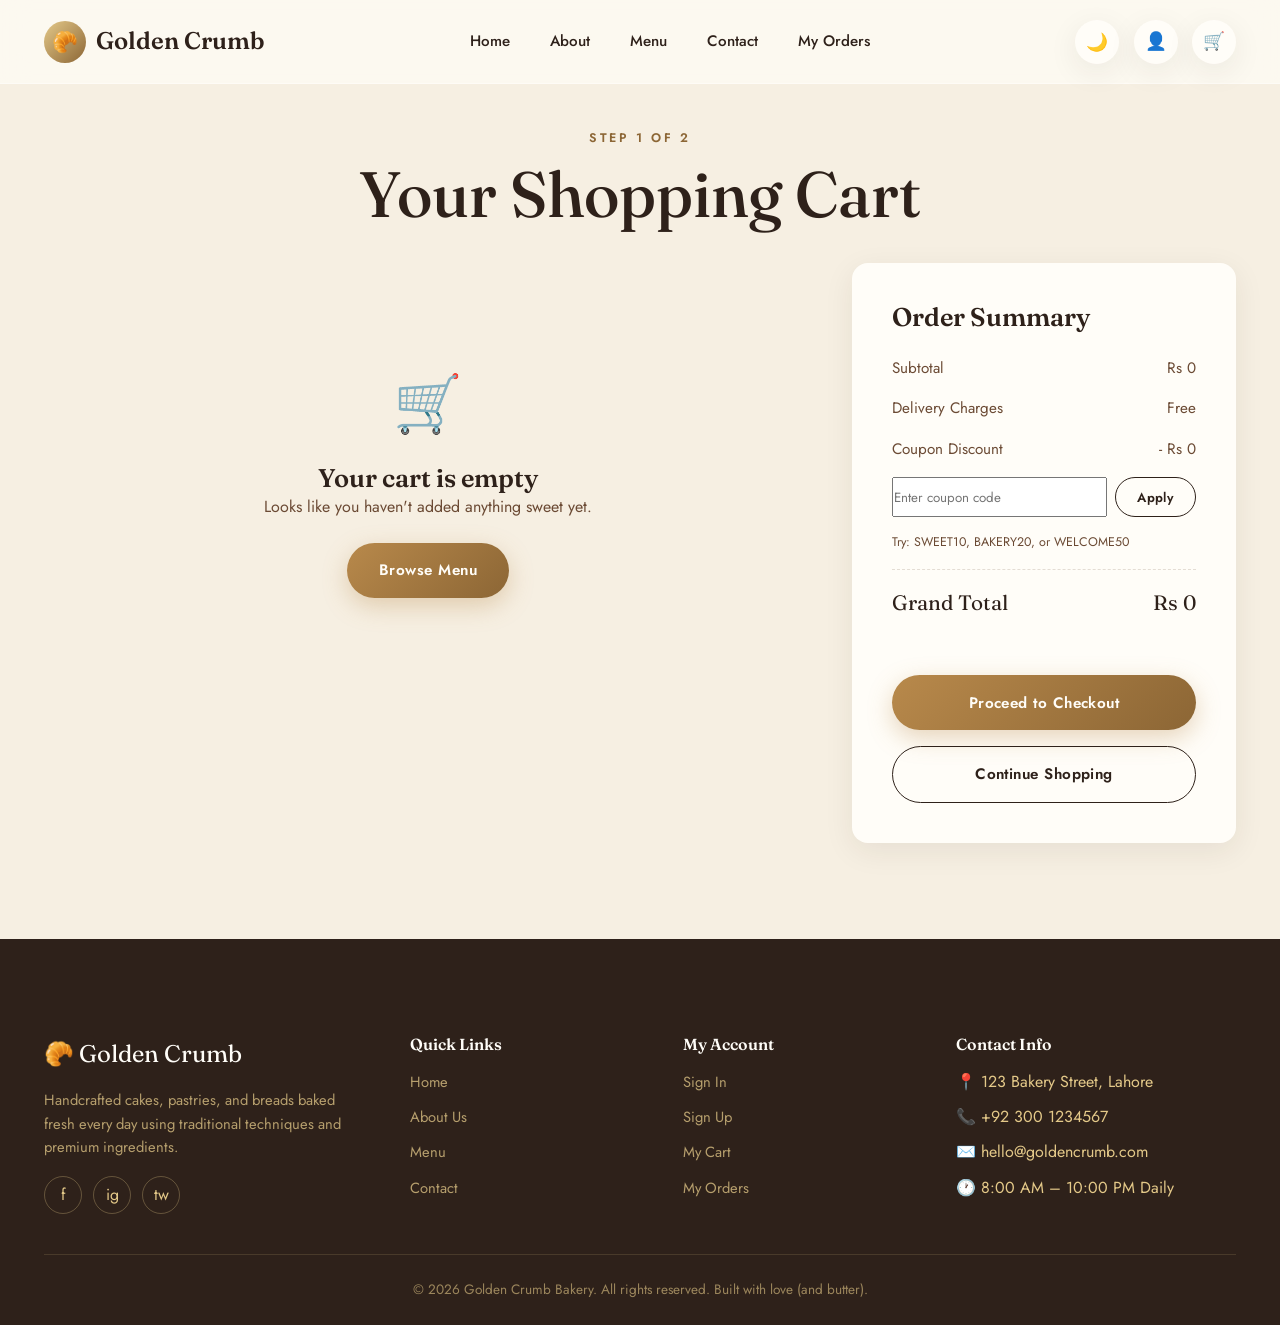
<file: cart.html>
<!DOCTYPE html>
<html lang="en">
<head>
  <meta charset="UTF-8">
  <meta name="viewport" content="width=device-width, initial-scale=1.0">
  <title>Your Cart — Golden Crumb Bakery</title>
  <link rel="stylesheet" href="style.css">
</head>
<body>

  <div class="page-loader">
    <div class="loader-ring"></div>
    <p class="loader-text">Warming up the oven...</p>
  </div>

  <!-- ===================== NAVBAR ===================== -->
  <nav class="navbar">
    <div class="navbar-inner">
      <a href="index.html" class="logo">
        <span class="logo-mark">🥐</span>
        Golden Crumb
      </a>
      <ul class="nav-links">
        <li><a href="index.html">Home</a></li>
        <li><a href="about.html">About</a></li>
        <li><a href="menu.html">Menu</a></li>
        <li><a href="contact.html">Contact</a></li>
        <li><a href="orders.html">My Orders</a></li>
      </ul>
      <div class="nav-actions">
        <button class="btn-icon theme-toggle" title="Toggle Dark Mode">
          <span class="icon-moon">🌙</span>
          <span class="icon-sun">☀️</span>
        </button>
        <a href="signin.html" class="btn-icon" title="Sign In">👤</a>
        <a href="cart.html" class="btn-icon icon-wrap" title="Cart">
          🛒
          <span class="cart-badge">0</span>
        </a>
        <button class="hamburger" aria-label="Menu">
          <span></span><span></span><span></span>
        </button>
      </div>
    </div>
  </nav>

  <!-- ===================== CART PAGE ===================== -->
  <section class="section" style="padding-top: calc(var(--navbar-height) + var(--space-lg));">
    <div class="container">
      <div class="section-heading" style="margin-bottom:2rem;">
        <span class="eyebrow">Step 1 of 2</span>
        <h1>Your Shopping Cart</h1>
      </div>

      <div class="cart-layout">
        <!-- LEFT: Cart Items (rendered by script.js) -->
        <div id="cart-items-wrap"></div>

        <!-- RIGHT: Order Summary -->
        <div class="order-summary">
          <h3 class="mb-md">Order Summary</h3>

          <div class="summary-row">
            <span>Subtotal</span>
            <span id="summary-subtotal">Rs 0</span>
          </div>
          <div class="summary-row">
            <span>Delivery Charges</span>
            <span id="summary-delivery">Rs 0</span>
          </div>
          <div class="summary-row">
            <span>Coupon Discount</span>
            <span id="summary-discount">- Rs 0</span>
          </div>

          <!-- Coupon Code -->
          <div class="coupon-row">
            <input type="text" id="coupon-input" placeholder="Enter coupon code">
            <button class="btn btn-outline btn-sm" id="apply-coupon-btn">Apply</button>
          </div>
          <p id="coupon-success" class="coupon-success"></p>
          <p style="font-size:0.78rem;color:var(--text-secondary);margin-bottom:1rem;">Try: SWEET10, BAKERY20, or WELCOME50</p>

          <div class="summary-row total">
            <span>Grand Total</span>
            <span id="summary-total">Rs 0</span>
          </div>

          <a href="checkout.html" class="btn btn-primary btn-full mt-lg">Proceed to Checkout</a>
          <a href="menu.html" class="btn btn-outline btn-full mt-sm">Continue Shopping</a>
        </div>
      </div>
    </div>
  </section>

  <!-- ===================== FOOTER ===================== -->
  <footer class="footer">
    <div class="container">
      <div class="footer-grid">
        <div class="footer-about">
          <div class="footer-logo">🥐 Golden Crumb</div>
          <p>Handcrafted cakes, pastries, and breads baked fresh every day using traditional techniques and premium ingredients.</p>
          <div class="footer-social">
            <a href="#" title="Facebook">f</a>
            <a href="#" title="Instagram">ig</a>
            <a href="#" title="Twitter">tw</a>
          </div>
        </div>
        <div class="footer-col">
          <h4>Quick Links</h4>
          <ul>
            <li><a href="index.html">Home</a></li>
            <li><a href="about.html">About Us</a></li>
            <li><a href="menu.html">Menu</a></li>
            <li><a href="contact.html">Contact</a></li>
          </ul>
        </div>
        <div class="footer-col">
          <h4>My Account</h4>
          <ul>
            <li><a href="signin.html">Sign In</a></li>
            <li><a href="signup.html">Sign Up</a></li>
            <li><a href="cart.html">My Cart</a></li>
            <li><a href="orders.html">My Orders</a></li>
          </ul>
        </div>
        <div class="footer-col">
          <h4>Contact Info</h4>
          <ul>
            <li>📍 123 Bakery Street, Lahore</li>
            <li>📞 +92 300 1234567</li>
            <li>✉️ hello@goldencrumb.com</li>
            <li>🕐 8:00 AM – 10:00 PM Daily</li>
          </ul>
        </div>
      </div>
      <div class="footer-bottom">&copy; 2026 Golden Crumb Bakery. All rights reserved. Built with love (and butter).</div>
    </div>
  </footer>

  <button class="scroll-top-btn" title="Back to top">↑</button>

  <script src="script.js"></script>
</body>
</html>
</file>
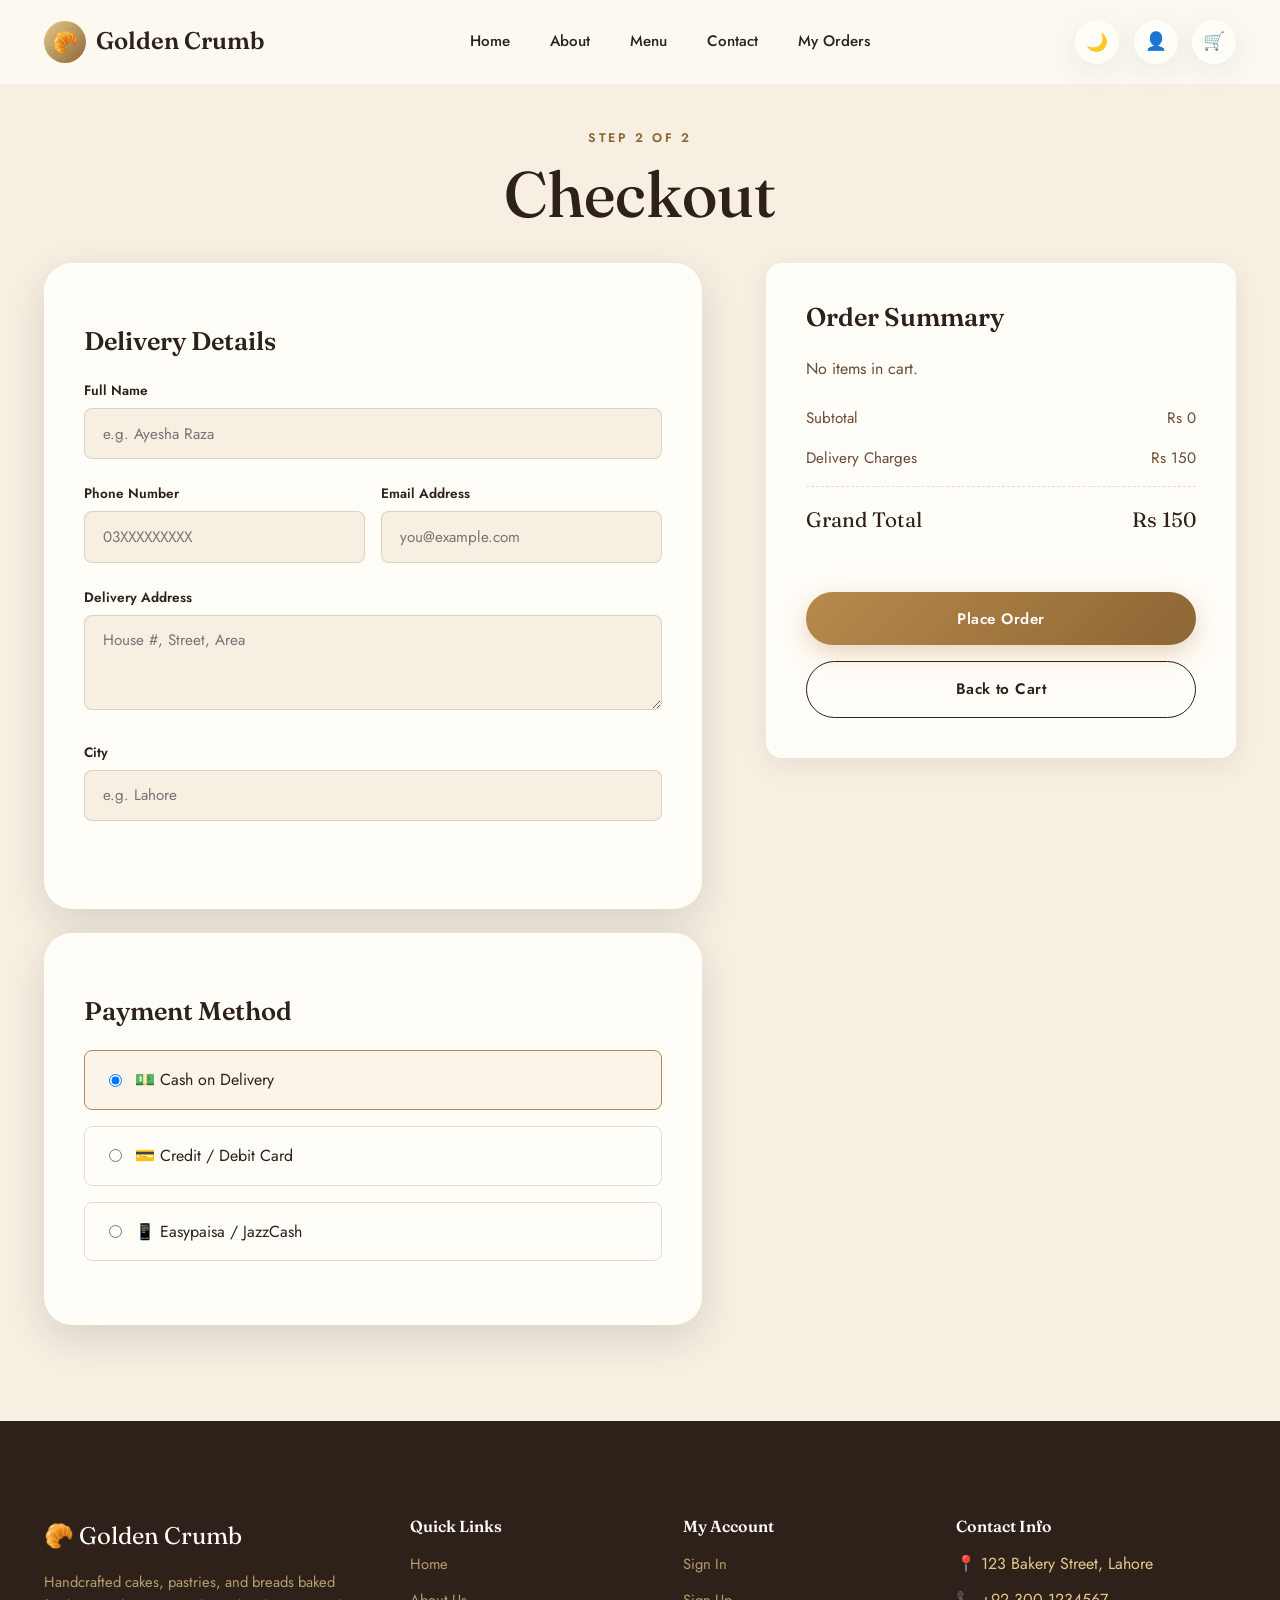
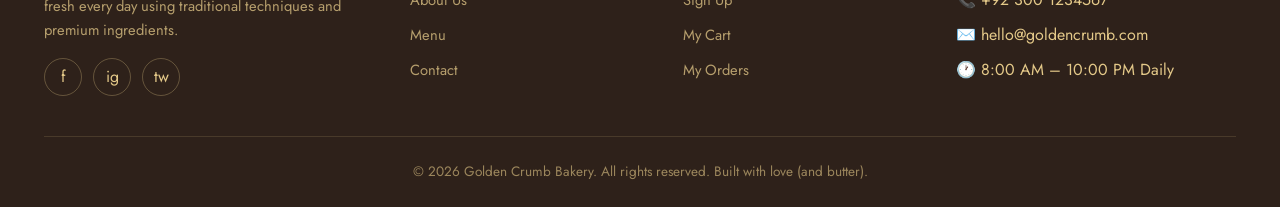
<file: checkout.html>
<!DOCTYPE html>
<html lang="en">
<head>
  <meta charset="UTF-8">
  <meta name="viewport" content="width=device-width, initial-scale=1.0">
  <title>Checkout — Golden Crumb Bakery</title>
  <link rel="stylesheet" href="style.css">
</head>
<body>

  <div class="page-loader">
    <div class="loader-ring"></div>
    <p class="loader-text">Warming up the oven...</p>
  </div>

  <!-- ===================== NAVBAR ===================== -->
  <nav class="navbar">
    <div class="navbar-inner">
      <a href="index.html" class="logo">
        <span class="logo-mark">🥐</span>
        Golden Crumb
      </a>
      <ul class="nav-links">
        <li><a href="index.html">Home</a></li>
        <li><a href="about.html">About</a></li>
        <li><a href="menu.html">Menu</a></li>
        <li><a href="contact.html">Contact</a></li>
        <li><a href="orders.html">My Orders</a></li>
      </ul>
      <div class="nav-actions">
        <button class="btn-icon theme-toggle" title="Toggle Dark Mode">
          <span class="icon-moon">🌙</span>
          <span class="icon-sun">☀️</span>
        </button>
        <a href="signin.html" class="btn-icon" title="Sign In">👤</a>
        <a href="cart.html" class="btn-icon icon-wrap" title="Cart">
          🛒
          <span class="cart-badge">0</span>
        </a>
        <button class="hamburger" aria-label="Menu">
          <span></span><span></span><span></span>
        </button>
      </div>
    </div>
  </nav>

  <!-- ===================== CHECKOUT PAGE ===================== -->
  <section class="section" style="padding-top: calc(var(--navbar-height) + var(--space-lg));">
    <div class="container">
      <div class="section-heading" style="margin-bottom:2rem;">
        <span class="eyebrow">Step 2 of 2</span>
        <h1>Checkout</h1>
      </div>

      <form id="checkout-form" novalidate>
        <div class="checkout-layout">

          <!-- LEFT: Customer Details + Payment -->
          <div>
            <div class="form-card form-card-wide" style="margin-bottom:1.5rem;">
              <h3 class="mb-md">Delivery Details</h3>

              <div class="form-group">
                <label for="checkout-name">Full Name</label>
                <input type="text" id="checkout-name" placeholder="e.g. Ayesha Raza">
                <span class="error-message">Full name is required.</span>
              </div>

              <div class="form-row">
                <div class="form-group">
                  <label for="checkout-phone">Phone Number</label>
                  <input type="tel" id="checkout-phone" placeholder="03XXXXXXXXX">
                  <span class="error-message">Enter a valid phone number.</span>
                </div>
                <div class="form-group">
                  <label for="checkout-email">Email Address</label>
                  <input type="email" id="checkout-email" placeholder="you@example.com">
                  <span class="error-message">Enter a valid email address.</span>
                </div>
              </div>

              <div class="form-group">
                <label for="checkout-address">Delivery Address</label>
                <textarea id="checkout-address" rows="3" placeholder="House #, Street, Area"></textarea>
                <span class="error-message">Delivery address is required.</span>
              </div>

              <div class="form-group">
                <label for="checkout-city">City</label>
                <input type="text" id="checkout-city" placeholder="e.g. Lahore">
                <span class="error-message">City is required.</span>
              </div>
            </div>

            <div class="form-card form-card-wide">
              <h3 class="mb-md">Payment Method</h3>
              <div class="payment-options">
                <label class="payment-option">
                  <input type="radio" name="payment" value="Cash on Delivery" checked>
                  <span>💵 Cash on Delivery</span>
                </label>
                <label class="payment-option">
                  <input type="radio" name="payment" value="Credit / Debit Card">
                  <span>💳 Credit / Debit Card</span>
                </label>
                <label class="payment-option">
                  <input type="radio" name="payment" value="Easypaisa / JazzCash">
                  <span>📱 Easypaisa / JazzCash</span>
                </label>
              </div>
            </div>
          </div>

          <!-- RIGHT: Order Summary -->
          <div class="order-summary">
            <h3 class="mb-md">Order Summary</h3>
            <div id="checkout-order-items" class="mb-md"></div>

            <div class="summary-row">
              <span>Subtotal</span>
              <span id="checkout-subtotal">Rs 0</span>
            </div>
            <div class="summary-row">
              <span>Delivery Charges</span>
              <span id="checkout-delivery">Rs 0</span>
            </div>
            <div class="summary-row total">
              <span>Grand Total</span>
              <span id="checkout-total">Rs 0</span>
            </div>

            <button type="submit" class="btn btn-primary btn-full mt-lg">
              <span class="btn-text">Place Order</span>
              <span class="btn-spinner"></span>
            </button>
            <a href="cart.html" class="btn btn-outline btn-full mt-sm">Back to Cart</a>
          </div>

        </div>
      </form>
    </div>
  </section>

  <!-- ===================== FOOTER ===================== -->
  <footer class="footer">
    <div class="container">
      <div class="footer-grid">
        <div class="footer-about">
          <div class="footer-logo">🥐 Golden Crumb</div>
          <p>Handcrafted cakes, pastries, and breads baked fresh every day using traditional techniques and premium ingredients.</p>
          <div class="footer-social">
            <a href="#" title="Facebook">f</a>
            <a href="#" title="Instagram">ig</a>
            <a href="#" title="Twitter">tw</a>
          </div>
        </div>
        <div class="footer-col">
          <h4>Quick Links</h4>
          <ul>
            <li><a href="index.html">Home</a></li>
            <li><a href="about.html">About Us</a></li>
            <li><a href="menu.html">Menu</a></li>
            <li><a href="contact.html">Contact</a></li>
          </ul>
        </div>
        <div class="footer-col">
          <h4>My Account</h4>
          <ul>
            <li><a href="signin.html">Sign In</a></li>
            <li><a href="signup.html">Sign Up</a></li>
            <li><a href="cart.html">My Cart</a></li>
            <li><a href="orders.html">My Orders</a></li>
          </ul>
        </div>
        <div class="footer-col">
          <h4>Contact Info</h4>
          <ul>
            <li>📍 123 Bakery Street, Lahore</li>
            <li>📞 +92 300 1234567</li>
            <li>✉️ hello@goldencrumb.com</li>
            <li>🕐 8:00 AM – 10:00 PM Daily</li>
          </ul>
        </div>
      </div>
      <div class="footer-bottom">&copy; 2026 Golden Crumb Bakery. All rights reserved. Built with love (and butter).</div>
    </div>
  </footer>

  <button class="scroll-top-btn" title="Back to top">↑</button>

  <script src="script.js"></script>
</body>
</html>
</file>
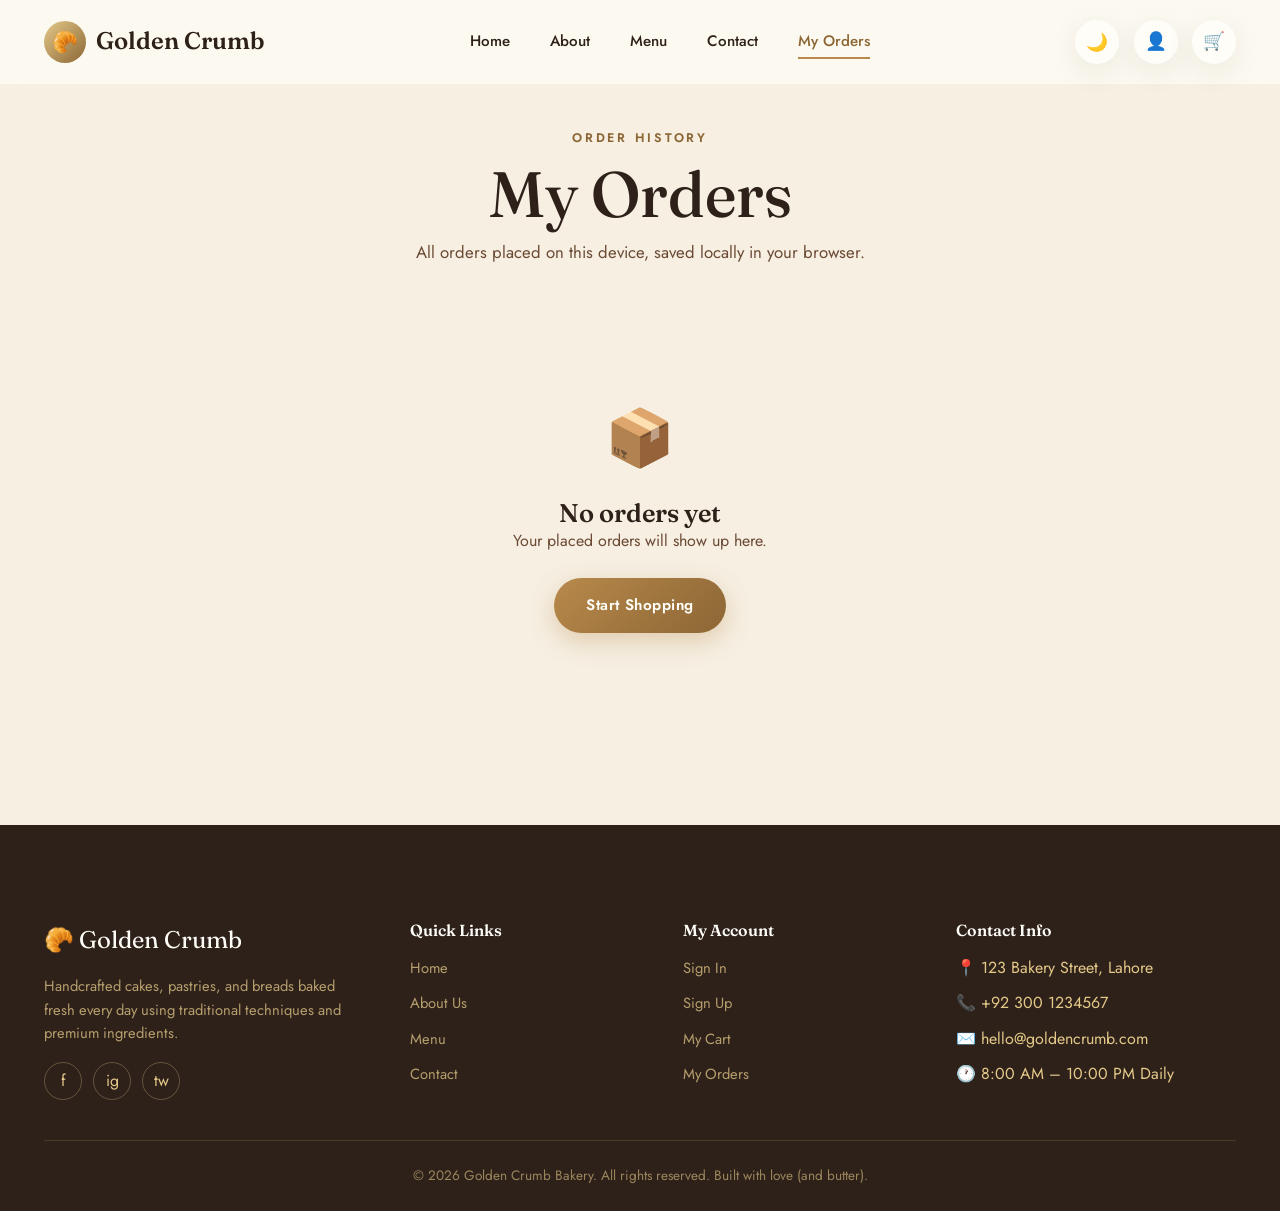
<file: orders.html>
<!DOCTYPE html>
<html lang="en">
<head>
  <meta charset="UTF-8">
  <meta name="viewport" content="width=device-width, initial-scale=1.0">
  <title>My Orders — Golden Crumb Bakery</title>
  <link rel="stylesheet" href="style.css">
</head>
<body>

  <div class="page-loader">
    <div class="loader-ring"></div>
    <p class="loader-text">Warming up the oven...</p>
  </div>

  <!-- ===================== NAVBAR ===================== -->
  <nav class="navbar">
    <div class="navbar-inner">
      <a href="index.html" class="logo">
        <span class="logo-mark">🥐</span>
        Golden Crumb
      </a>
      <ul class="nav-links">
        <li><a href="index.html">Home</a></li>
        <li><a href="about.html">About</a></li>
        <li><a href="menu.html">Menu</a></li>
        <li><a href="contact.html">Contact</a></li>
        <li><a href="orders.html">My Orders</a></li>
      </ul>
      <div class="nav-actions">
        <button class="btn-icon theme-toggle" title="Toggle Dark Mode">
          <span class="icon-moon">🌙</span>
          <span class="icon-sun">☀️</span>
        </button>
        <a href="signin.html" class="btn-icon" title="Sign In">👤</a>
        <a href="cart.html" class="btn-icon icon-wrap" title="Cart">
          🛒
          <span class="cart-badge">0</span>
        </a>
        <button class="hamburger" aria-label="Menu">
          <span></span><span></span><span></span>
        </button>
      </div>
    </div>
  </nav>

  <!-- ===================== ORDERS PAGE ===================== -->
  <section class="section" style="padding-top: calc(var(--navbar-height) + var(--space-lg));">
    <div class="container" style="max-width:800px;">
      <div class="section-heading" style="margin-bottom:2rem;">
        <span class="eyebrow">Order History</span>
        <h1>My Orders</h1>
        <p>All orders placed on this device, saved locally in your browser.</p>
      </div>

      <!-- Orders injected here by script.js (renderOrdersPage) -->
      <div id="orders-wrap"></div>
    </div>
  </section>

  <!-- ===================== FOOTER ===================== -->
  <footer class="footer">
    <div class="container">
      <div class="footer-grid">
        <div class="footer-about">
          <div class="footer-logo">🥐 Golden Crumb</div>
          <p>Handcrafted cakes, pastries, and breads baked fresh every day using traditional techniques and premium ingredients.</p>
          <div class="footer-social">
            <a href="#" title="Facebook">f</a>
            <a href="#" title="Instagram">ig</a>
            <a href="#" title="Twitter">tw</a>
          </div>
        </div>
        <div class="footer-col">
          <h4>Quick Links</h4>
          <ul>
            <li><a href="index.html">Home</a></li>
            <li><a href="about.html">About Us</a></li>
            <li><a href="menu.html">Menu</a></li>
            <li><a href="contact.html">Contact</a></li>
          </ul>
        </div>
        <div class="footer-col">
          <h4>My Account</h4>
          <ul>
            <li><a href="signin.html">Sign In</a></li>
            <li><a href="signup.html">Sign Up</a></li>
            <li><a href="cart.html">My Cart</a></li>
            <li><a href="orders.html">My Orders</a></li>
          </ul>
        </div>
        <div class="footer-col">
          <h4>Contact Info</h4>
          <ul>
            <li>📍 123 Bakery Street, Lahore</li>
            <li>📞 +92 300 1234567</li>
            <li>✉️ hello@goldencrumb.com</li>
            <li>🕐 8:00 AM – 10:00 PM Daily</li>
          </ul>
        </div>
      </div>
      <div class="footer-bottom">&copy; 2026 Golden Crumb Bakery. All rights reserved. Built with love (and butter).</div>
    </div>
  </footer>

  <button class="scroll-top-btn" title="Back to top">↑</button>

  <script src="script.js"></script>
</body>
</html>
</file>
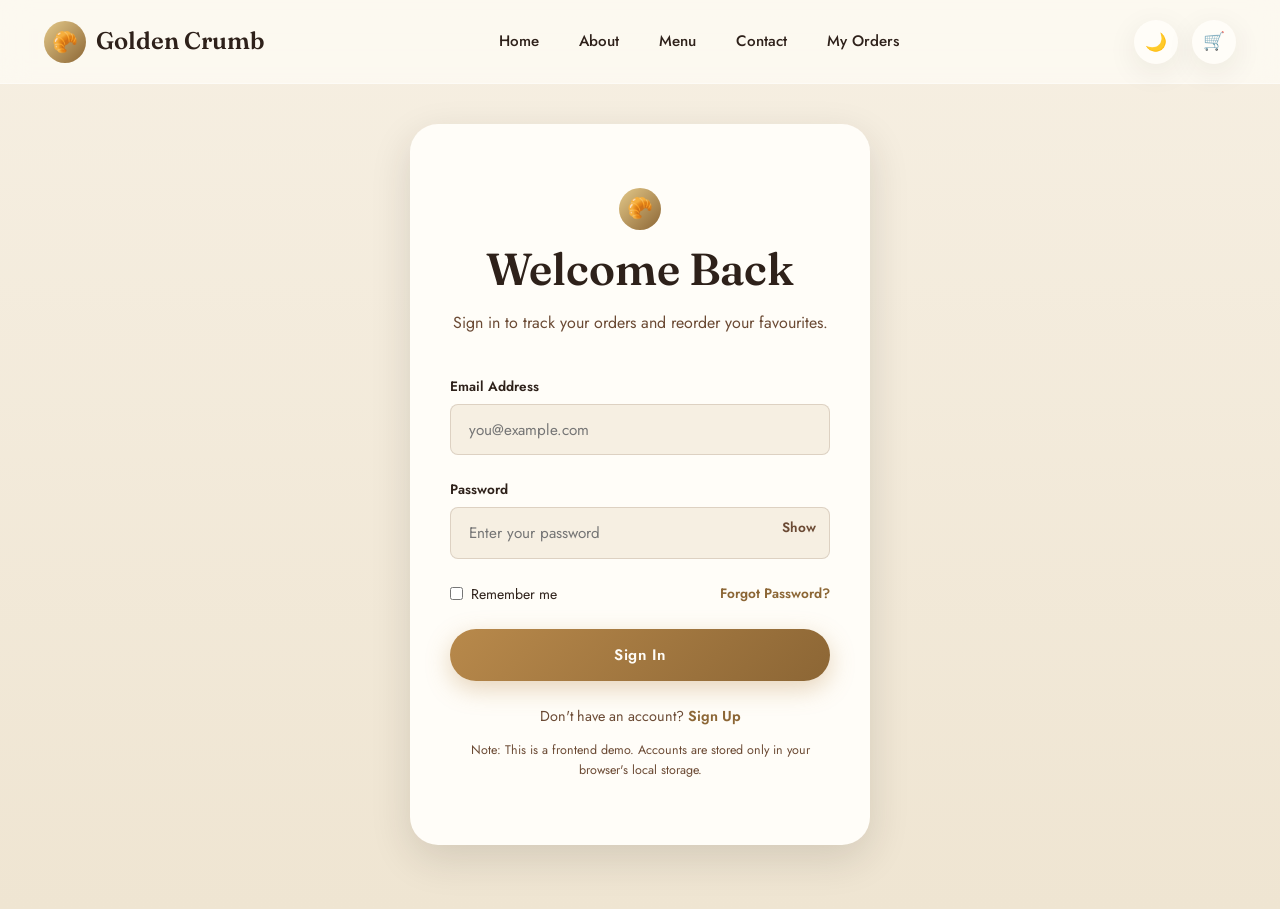
<file: signin.html>
<!DOCTYPE html>
<html lang="en">
<head>
  <meta charset="UTF-8">
  <meta name="viewport" content="width=device-width, initial-scale=1.0">
  <title>Sign In — Golden Crumb Bakery</title>
  <link rel="stylesheet" href="style.css">
</head>
<body>

  <div class="page-loader">
    <div class="loader-ring"></div>
    <p class="loader-text">Warming up the oven...</p>
  </div>

  <!-- ===================== NAVBAR ===================== -->
  <nav class="navbar">
    <div class="navbar-inner">
      <a href="index.html" class="logo">
        <span class="logo-mark">🥐</span>
        Golden Crumb
      </a>
      <ul class="nav-links">
        <li><a href="index.html">Home</a></li>
        <li><a href="about.html">About</a></li>
        <li><a href="menu.html">Menu</a></li>
        <li><a href="contact.html">Contact</a></li>
        <li><a href="orders.html">My Orders</a></li>
      </ul>
      <div class="nav-actions">
        <button class="btn-icon theme-toggle" title="Toggle Dark Mode">
          <span class="icon-moon">🌙</span>
          <span class="icon-sun">☀️</span>
        </button>
        <a href="cart.html" class="btn-icon icon-wrap" title="Cart">
          🛒
          <span class="cart-badge">0</span>
        </a>
        <button class="hamburger" aria-label="Menu">
          <span></span><span></span><span></span>
        </button>
      </div>
    </div>
  </nav>

  <!-- ===================== SIGN IN FORM ===================== -->
  <section class="form-page-wrap">
    <div class="form-card">
      <div class="form-header">
        <span class="logo-mark" style="margin:0 auto 0.8rem;">🥐</span>
        <h2>Welcome Back</h2>
        <p class="mt-sm">Sign in to track your orders and reorder your favourites.</p>
      </div>

      <form id="signin-form" novalidate>
        <div class="form-group">
          <label for="signin-email">Email Address</label>
          <input type="email" id="signin-email" placeholder="you@example.com">
          <span class="error-message">Enter a valid email address.</span>
        </div>

        <div class="form-group password-wrap">
          <label for="signin-password">Password</label>
          <input type="password" id="signin-password" placeholder="Enter your password">
          <span class="password-toggle">Show</span>
          <span class="error-message">Password is required.</span>
        </div>

        <div class="flex-between mb-md">
          <label class="checkbox-row">
            <input type="checkbox"> Remember me
          </label>
          <a href="#" style="font-size:0.85rem;color:var(--gold-dark);font-weight:600;">Forgot Password?</a>
        </div>

        <button type="submit" class="btn btn-primary btn-full">
          <span class="btn-text">Sign In</span>
          <span class="btn-spinner"></span>
        </button>
      </form>

      <p class="form-footer-text">Don't have an account? <a href="signup.html">Sign Up</a></p>
      <p style="text-align:center;font-size:0.78rem;color:var(--text-secondary);margin-top:0.8rem;">
        Note: This is a frontend demo. Accounts are stored only in your browser's local storage.
      </p>
    </div>
  </section>

  <script src="script.js"></script>
</body>
</html>
</file>
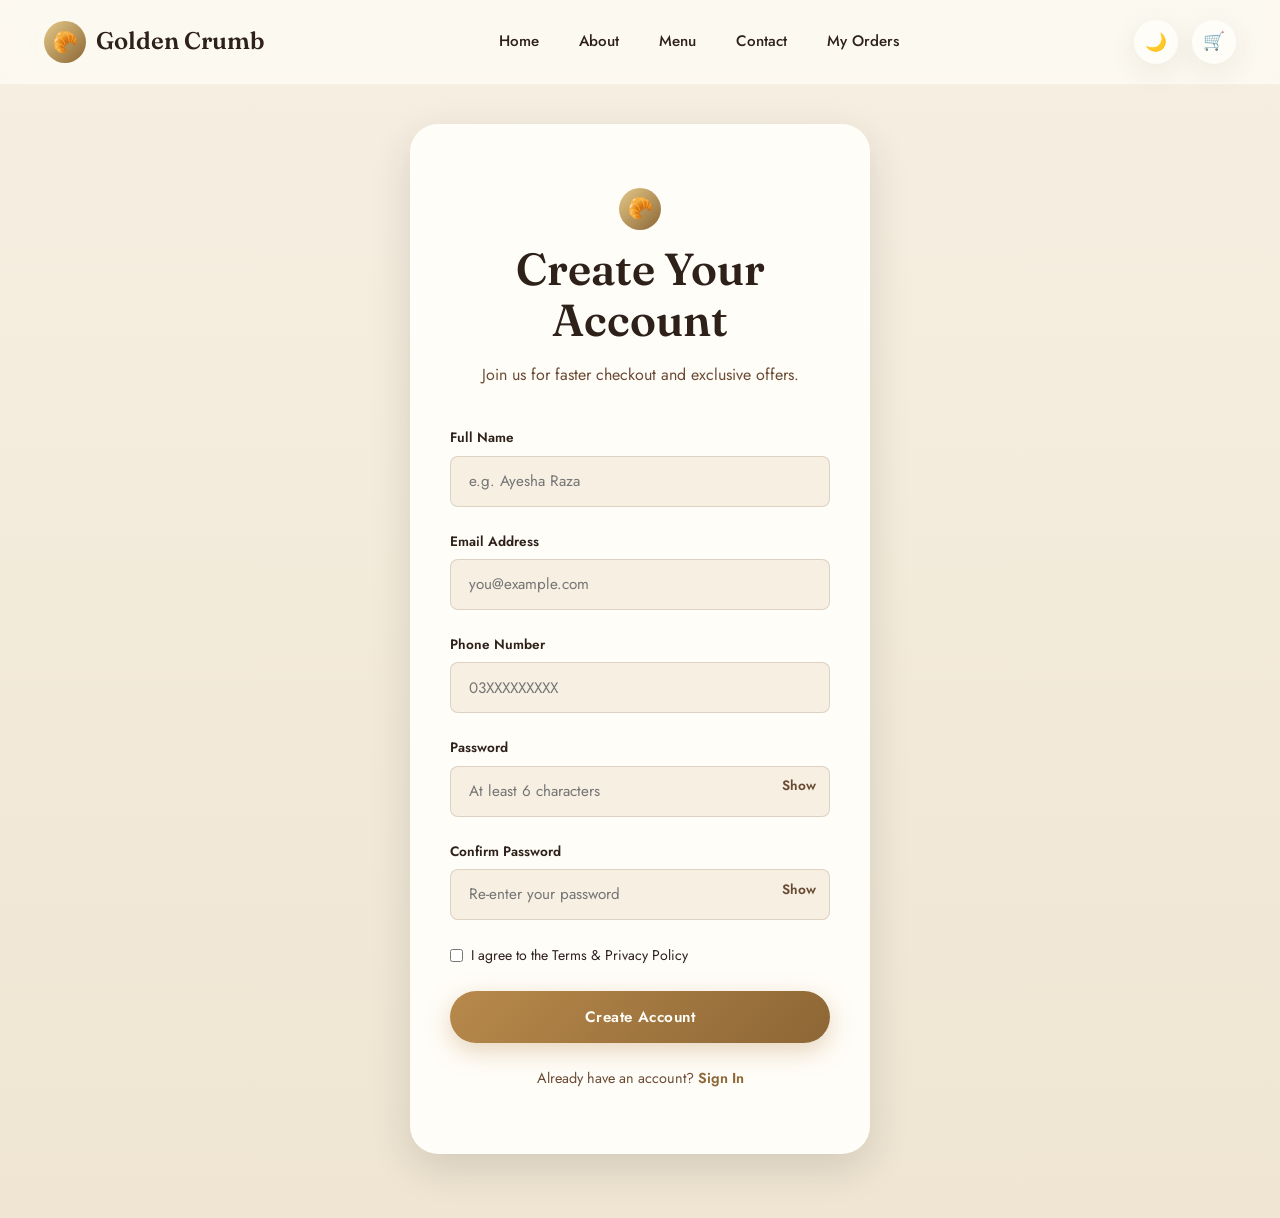
<file: signup.html>
<!DOCTYPE html>
<html lang="en">
<head>
  <meta charset="UTF-8">
  <meta name="viewport" content="width=device-width, initial-scale=1.0">
  <title>Sign Up — Golden Crumb Bakery</title>
  <link rel="stylesheet" href="style.css">
</head>
<body>

  <div class="page-loader">
    <div class="loader-ring"></div>
    <p class="loader-text">Warming up the oven...</p>
  </div>

  <!-- ===================== NAVBAR ===================== -->
  <nav class="navbar">
    <div class="navbar-inner">
      <a href="index.html" class="logo">
        <span class="logo-mark">🥐</span>
        Golden Crumb
      </a>
      <ul class="nav-links">
        <li><a href="index.html">Home</a></li>
        <li><a href="about.html">About</a></li>
        <li><a href="menu.html">Menu</a></li>
        <li><a href="contact.html">Contact</a></li>
        <li><a href="orders.html">My Orders</a></li>
      </ul>
      <div class="nav-actions">
        <button class="btn-icon theme-toggle" title="Toggle Dark Mode">
          <span class="icon-moon">🌙</span>
          <span class="icon-sun">☀️</span>
        </button>
        <a href="cart.html" class="btn-icon icon-wrap" title="Cart">
          🛒
          <span class="cart-badge">0</span>
        </a>
        <button class="hamburger" aria-label="Menu">
          <span></span><span></span><span></span>
        </button>
      </div>
    </div>
  </nav>

  <!-- ===================== SIGN UP FORM ===================== -->
  <section class="form-page-wrap">
    <div class="form-card">
      <div class="form-header">
        <span class="logo-mark" style="margin:0 auto 0.8rem;">🥐</span>
        <h2>Create Your Account</h2>
        <p class="mt-sm">Join us for faster checkout and exclusive offers.</p>
      </div>

      <form id="signup-form" novalidate>
        <div class="form-group">
          <label for="signup-name">Full Name</label>
          <input type="text" id="signup-name" placeholder="e.g. Ayesha Raza">
          <span class="error-message">Full name is required.</span>
        </div>

        <div class="form-group">
          <label for="signup-email">Email Address</label>
          <input type="email" id="signup-email" placeholder="you@example.com">
          <span class="error-message">Enter a valid email address.</span>
        </div>

        <div class="form-group">
          <label for="signup-phone">Phone Number</label>
          <input type="tel" id="signup-phone" placeholder="03XXXXXXXXX">
          <span class="error-message">Enter a valid phone number.</span>
        </div>

        <div class="form-group password-wrap">
          <label for="signup-password">Password</label>
          <input type="password" id="signup-password" placeholder="At least 6 characters">
          <span class="password-toggle">Show</span>
          <span class="error-message">Password must be at least 6 characters.</span>
        </div>

        <div class="form-group password-wrap">
          <label for="signup-confirm-password">Confirm Password</label>
          <input type="password" id="signup-confirm-password" placeholder="Re-enter your password">
          <span class="password-toggle">Show</span>
          <span class="error-message">Passwords do not match.</span>
        </div>

        <label class="checkbox-row mb-md">
          <input type="checkbox" required> I agree to the Terms & Privacy Policy
        </label>

        <button type="submit" class="btn btn-primary btn-full">
          <span class="btn-text">Create Account</span>
          <span class="btn-spinner"></span>
        </button>
      </form>

      <p class="form-footer-text">Already have an account? <a href="signin.html">Sign In</a></p>
    </div>
  </section>

  <script src="script.js"></script>
</body>
</html>
</file>
<file: style.css>
/* ==========================================================================
   GOLDEN CRUMB BAKERY — SHARED STYLESHEET
   One stylesheet powers every page. Organized in clearly labeled sections
   so you can find and edit anything quickly.

   TABLE OF CONTENTS
   1.  Fonts & Design Tokens (CSS Variables)
   2.  Reset & Base Styles
   3.  Typography
   4.  Layout Utilities
   5.  Buttons
   6.  Price Tag (signature component)
   7.  Scalloped Divider (signature component)
   8.  Navbar
   9.  Hero Section
   10. Cards (product / category / testimonial)
   11. Sections (Why Choose Us, Newsletter, etc.)
   12. Footer
   13. Forms & Inputs
   14. Cart & Checkout Tables
   15. Modal (Quick View)
   16. Toast Notifications
   17. Loading Spinner
   18. Scroll To Top Button
   19. Scroll Animations
   20. Dark Mode
   21. Responsive Media Queries
   ========================================================================== */


/* ==========================================================================
   1. FONTS & DESIGN TOKENS
   Fraunces = display/headline face (warm, soft-serif, hand-finished feel)
   Jost     = body/UI face (clean geometric sans, very readable)
   ========================================================================== */

@import url('https://fonts.googleapis.com/css2?family=Fraunces:ital,opsz,wght@0,9..144,300;0,9..144,400;0,9..144,500;0,9..144,600;0,9..144,700;1,9..144,400;1,9..144,500&family=Jost:wght@300;400;500;600;700&display=swap');

:root {
  /* --- Color Palette: warm parchment + espresso + antique brass gold --- */
  --cream: #F6EFE2;          /* main background — parchment paper */
  --cream-soft: #EFE5D2;     /* slightly deeper cream for section bands */
  --white: #FFFDF8;          /* card backgrounds */
  --espresso: #2E211A;       /* near-black brown — headings, nav, footer */
  --espresso-soft: #4A3527;  /* lighter brown for body copy on light bg */
  --brown: #6B4A34;          /* mid brown — secondary text, borders */
  --brown-light: #A9856A;    /* muted brown — placeholders, disabled */
  --gold: #B8894B;           /* antique brass — primary accent */
  --gold-light: #E4C989;     /* light gold — hovers, highlights */
  --gold-dark: #8C6635;      /* deep gold — active states */
  --jam: #7A2E2E;            /* deep berry-jam — sale tags, errors used sparingly */
  --jam-light: #A44444;

  /* --- Semantic Aliases --- */
  --bg-primary: var(--cream);
  --bg-card: var(--white);
  --text-primary: var(--espresso);
  --text-secondary: var(--brown);
  --border-color: rgba(107, 74, 52, 0.18);
  --success: #4B6B3E;

  /* --- Typography --- */
  --font-display: 'Fraunces', Georgia, serif;
  --font-body: 'Jost', 'Segoe UI', sans-serif;

  /* --- Spacing Scale --- */
  --space-xs: 0.5rem;
  --space-sm: 1rem;
  --space-md: 1.5rem;
  --space-lg: 2.5rem;
  --space-xl: 4rem;
  --space-2xl: 6rem;

  /* --- Radii & Shadows --- */
  --radius-sm: 8px;
  --radius-md: 16px;
  --radius-lg: 28px;
  --shadow-soft: 0 8px 30px rgba(46, 33, 26, 0.08);
  --shadow-medium: 0 14px 40px rgba(46, 33, 26, 0.14);
  --shadow-gold: 0 8px 24px rgba(184, 137, 75, 0.35);

  /* --- Glassmorphism --- */
  --glass-bg: rgba(255, 253, 248, 0.65);
  --glass-border: rgba(255, 255, 255, 0.4);
  --glass-blur: blur(14px);

  /* --- Transitions --- */
  --transition-fast: 0.2s ease;
  --transition-medium: 0.4s cubic-bezier(0.4, 0, 0.2, 1);
  --transition-slow: 0.7s cubic-bezier(0.16, 1, 0.3, 1);

  /* --- Layout --- */
  --container-width: 1240px;
  --navbar-height: 84px;
}

/* Dark Mode Token Overrides — applied when <body> has .dark-mode class */
body.dark-mode {
  --bg-primary: #1C1510;
  --bg-card: #241A14;
  --cream-soft: #2A1F17;
  --text-primary: #F3E9D8;
  --text-secondary: #D6BFA1;
  --border-color: rgba(228, 201, 137, 0.18);
  --glass-bg: rgba(36, 26, 20, 0.65);
  --glass-border: rgba(228, 201, 137, 0.12);
  --shadow-soft: 0 8px 30px rgba(0, 0, 0, 0.35);
  --shadow-medium: 0 14px 40px rgba(0, 0, 0, 0.45);
}


/* ==========================================================================
   2. RESET & BASE STYLES
   ========================================================================== */

* {
  margin: 0;
  padding: 0;
  box-sizing: border-box;
}

html {
  scroll-behavior: smooth;
  font-size: 16px;
}

body {
  font-family: var(--font-body);
  background-color: var(--bg-primary);
  color: var(--text-primary);
  line-height: 1.6;
  overflow-x: hidden;
  transition: background-color var(--transition-medium), color var(--transition-medium);
}

img {
  max-width: 100%;
  display: block;
}

a {
  text-decoration: none;
  color: inherit;
}

ul {
  list-style: none;
}

button {
  font-family: var(--font-body);
  cursor: pointer;
  border: none;
  background: none;
}

input, select, textarea {
  font-family: var(--font-body);
}

/* Visible keyboard focus for accessibility */
a:focus-visible,
button:focus-visible,
input:focus-visible,
select:focus-visible,
textarea:focus-visible {
  outline: 2px solid var(--gold-dark);
  outline-offset: 3px;
}

/* Respect reduced-motion preference */
@media (prefers-reduced-motion: reduce) {
  *, *::before, *::after {
    animation-duration: 0.01ms !important;
    animation-iteration-count: 1 !important;
    transition-duration: 0.01ms !important;
    scroll-behavior: auto !important;
  }
}


/* ==========================================================================
   3. TYPOGRAPHY
   ========================================================================== */

h1, h2, h3, h4, h5, h6 {
  font-family: var(--font-display);
  color: var(--text-primary);
  font-weight: 600;
  line-height: 1.15;
}

h1 { font-size: clamp(2.4rem, 5vw, 4.2rem); font-weight: 500; }
h2 { font-size: clamp(1.9rem, 3.5vw, 2.8rem); }
h3 { font-size: clamp(1.3rem, 2.2vw, 1.6rem); }
h4 { font-size: 1.15rem; }

p { color: var(--text-secondary); }

.eyebrow {
  display: inline-block;
  font-family: var(--font-body);
  font-size: 0.78rem;
  font-weight: 600;
  letter-spacing: 0.22em;
  text-transform: uppercase;
  color: var(--gold-dark);
  margin-bottom: var(--space-xs);
}

.section-heading {
  text-align: center;
  max-width: 640px;
  margin: 0 auto var(--space-xl);
}

.section-heading p {
  margin-top: var(--space-xs);
  font-size: 1.05rem;
}

.italic-accent {
  font-style: italic;
  color: var(--gold-dark);
}


/* ==========================================================================
   4. LAYOUT UTILITIES
   ========================================================================== */

.container {
  width: 100%;
  max-width: var(--container-width);
  margin: 0 auto;
  padding: 0 var(--space-md);
}

.section {
  padding: var(--space-2xl) 0;
}

.section-alt {
  background-color: var(--cream-soft);
}

.flex {
  display: flex;
}

.flex-center {
  display: flex;
  align-items: center;
  justify-content: center;
}

.flex-between {
  display: flex;
  align-items: center;
  justify-content: space-between;
}

.grid {
  display: grid;
  gap: var(--space-lg);
}

.grid-2 { grid-template-columns: repeat(2, 1fr); }
.grid-3 { grid-template-columns: repeat(3, 1fr); }
.grid-4 { grid-template-columns: repeat(4, 1fr); }

.text-center { text-align: center; }
.mt-sm { margin-top: var(--space-sm); }
.mt-md { margin-top: var(--space-md); }
.mt-lg { margin-top: var(--space-lg); }
.mb-sm { margin-bottom: var(--space-sm); }
.mb-md { margin-bottom: var(--space-md); }
.mb-lg { margin-bottom: var(--space-lg); }


/* ==========================================================================
   5. BUTTONS
   ========================================================================== */

.btn {
  display: inline-flex;
  align-items: center;
  justify-content: center;
  gap: 0.5rem;
  padding: 0.95rem 2rem;
  font-family: var(--font-body);
  font-size: 0.95rem;
  font-weight: 600;
  letter-spacing: 0.03em;
  border-radius: 50px;
  transition: transform var(--transition-fast), box-shadow var(--transition-fast), background-color var(--transition-fast), color var(--transition-fast);
  white-space: nowrap;
}

.btn-primary {
  background: linear-gradient(135deg, var(--gold) 0%, var(--gold-dark) 100%);
  color: var(--white);
  box-shadow: var(--shadow-gold);
}

.btn-primary:hover {
  transform: translateY(-3px);
  box-shadow: 0 14px 30px rgba(184, 137, 75, 0.45);
}

.btn-outline {
  background: transparent;
  color: var(--espresso);
  border: 1.5px solid var(--espresso);
}

body.dark-mode .btn-outline {
  color: var(--text-primary);
  border-color: var(--text-primary);
}

.btn-outline:hover {
  background: var(--espresso);
  color: var(--white);
  transform: translateY(-3px);
}

.btn-full { width: 100%; }

.btn-sm {
  padding: 0.6rem 1.3rem;
  font-size: 0.82rem;
}

.btn-icon {
  width: 44px;
  height: 44px;
  border-radius: 50%;
  display: inline-flex;
  align-items: center;
  justify-content: center;
  background: var(--white);
  box-shadow: var(--shadow-soft);
  transition: all var(--transition-fast);
  font-size: 1.1rem;
}

.btn-icon:hover {
  background: var(--gold);
  color: var(--white);
  transform: translateY(-2px);
}

.btn:disabled {
  opacity: 0.5;
  cursor: not-allowed;
  transform: none !important;
}

/* Active state for menu category filter pills */
.filter-btn.active-filter {
  background: var(--espresso);
  color: var(--white);
  border-color: var(--espresso);
}

body.dark-mode .filter-btn.active-filter {
  background: var(--gold);
  border-color: var(--gold);
  color: var(--espresso);
}


/* ==========================================================================
   6. PRICE TAG — SIGNATURE COMPONENT
   A little rotated paper price-ticket, like a string-tied bakery tag.
   Used anywhere a price is shown across the site.
   ========================================================================== */

.price-tag {
  position: relative;
  display: inline-flex;
  align-items: center;
  gap: 6px;
  background: var(--white);
  color: var(--espresso);
  font-family: var(--font-display);
  font-weight: 600;
  font-size: 1.15rem;
  padding: 0.4rem 1rem 0.4rem 1.4rem;
  border-radius: 4px 10px 10px 4px;
  box-shadow: var(--shadow-soft);
  transform: rotate(-2deg);
  transition: transform var(--transition-fast);
}

.price-tag::before {
  /* the little "hole punch" of the tag */
  content: '';
  position: absolute;
  left: 6px;
  top: 50%;
  transform: translateY(-50%);
  width: 6px;
  height: 6px;
  background: var(--bg-primary);
  border: 1.5px solid var(--gold-dark);
  border-radius: 50%;
}

.price-tag.price-tag-sale {
  color: var(--jam);
}

.price-old {
  font-size: 0.8rem;
  text-decoration: line-through;
  color: var(--brown-light);
  font-family: var(--font-body);
  font-weight: 400;
  margin-left: 4px;
}

.card:hover .price-tag {
  transform: rotate(0deg) translateY(-2px);
}


/* ==========================================================================
   7. SCALLOPED DIVIDER — SIGNATURE COMPONENT
   A pie-crust / pastry-edge divider used between major sections instead
   of a plain straight line.
   ========================================================================== */

.scallop-divider {
  width: 100%;
  height: 26px;
  background-color: var(--bg-primary);
  background-image: radial-gradient(circle at 13px 0, transparent 12px, var(--cream-soft) 13px);
  background-size: 26px 26px;
  background-repeat: repeat-x;
  background-position: top center;
}

.scallop-divider.flip {
  transform: rotate(180deg);
}


/* ==========================================================================
   8. NAVBAR
   ========================================================================== */

.navbar {
  position: fixed;
  top: 0;
  left: 0;
  width: 100%;
  z-index: 1000;
  height: var(--navbar-height);
  display: flex;
  align-items: center;
  background: var(--glass-bg);
  backdrop-filter: var(--glass-blur);
  -webkit-backdrop-filter: var(--glass-blur);
  border-bottom: 1px solid var(--glass-border);
  transition: box-shadow var(--transition-fast), background-color var(--transition-medium);
}

.navbar.scrolled {
  box-shadow: var(--shadow-soft);
}

.navbar-inner {
  width: 100%;
  max-width: var(--container-width);
  margin: 0 auto;
  padding: 0 var(--space-md);
  display: flex;
  align-items: center;
  justify-content: space-between;
}

.logo {
  display: flex;
  align-items: center;
  gap: 0.6rem;
  font-family: var(--font-display);
  font-size: 1.5rem;
  font-weight: 600;
  color: var(--espresso);
}

.logo-mark {
  /* Bakery Logo Image */
  width: 42px;
  height: 42px;
  border-radius: 50%;
  background: linear-gradient(135deg, var(--gold-light), var(--gold-dark));
  display: flex;
  align-items: center;
  justify-content: center;
  font-size: 1.3rem;
  color: var(--white);
  flex-shrink: 0;
}

.nav-links {
  display: flex;
  align-items: center;
  gap: var(--space-lg);
}

.nav-links a {
  font-size: 0.95rem;
  font-weight: 500;
  color: var(--text-primary);
  position: relative;
  padding: 0.4rem 0;
  transition: color var(--transition-fast);
}

.nav-links a::after {
  content: '';
  position: absolute;
  bottom: 0;
  left: 0;
  width: 0%;
  height: 2px;
  background: var(--gold);
  transition: width var(--transition-fast);
}

.nav-links a:hover,
.nav-links a.active {
  color: var(--gold-dark);
}

.nav-links a:hover::after,
.nav-links a.active::after {
  width: 100%;
}

.nav-actions {
  display: flex;
  align-items: center;
  gap: 0.9rem;
}

.cart-badge {
  position: absolute;
  top: -6px;
  right: -6px;
  background: var(--jam);
  color: var(--white);
  font-size: 0.65rem;
  font-weight: 700;
  min-width: 18px;
  height: 18px;
  border-radius: 50%;
  display: flex;
  align-items: center;
  justify-content: center;
  padding: 0 4px;
}

.icon-wrap {
  position: relative;
}

.hamburger {
  display: none;
  flex-direction: column;
  gap: 5px;
  width: 30px;
  z-index: 1100;
}

.hamburger span {
  width: 100%;
  height: 2.5px;
  background: var(--espresso);
  border-radius: 2px;
  transition: all var(--transition-fast);
}

body.dark-mode .hamburger span { background: var(--text-primary); }

.hamburger.open span:nth-child(1) { transform: translateY(7.5px) rotate(45deg); }
.hamburger.open span:nth-child(2) { opacity: 0; }
.hamburger.open span:nth-child(3) { transform: translateY(-7.5px) rotate(-45deg); }


/* ==========================================================================
   9. HERO SECTION
   ========================================================================== */

.hero {
  position: relative;
  min-height: 100vh;
  display: flex;
  align-items: center;
  padding-top: var(--navbar-height);
  overflow: hidden;
  background: linear-gradient(180deg, var(--cream) 0%, var(--cream-soft) 100%);
}

.hero-inner {
  width: 100%;
  max-width: var(--container-width);
  margin: 0 auto;
  padding: var(--space-xl) var(--space-md);
  display: grid;
  grid-template-columns: 1.1fr 1fr;
  align-items: center;
  gap: var(--space-xl);
}

.hero-text h1 {
  margin-bottom: var(--space-sm);
}

.hero-text p {
  font-size: 1.1rem;
  max-width: 480px;
  margin-bottom: var(--space-lg);
}

.hero-cta {
  display: flex;
  gap: var(--space-sm);
  flex-wrap: wrap;
}

.hero-stats {
  display: flex;
  gap: var(--space-lg);
  margin-top: var(--space-lg);
}

.hero-stat strong {
  display: block;
  font-family: var(--font-display);
  font-size: 1.7rem;
  color: var(--gold-dark);
}

.hero-stat span {
  font-size: 0.8rem;
  color: var(--text-secondary);
  letter-spacing: 0.05em;
}

.hero-visual {
  position: relative;
  display: flex;
  align-items: center;
  justify-content: center;
}

.hero-image-frame {
  /* Hero Banner Image */
  width: 100%;
  aspect-ratio: 1 / 1;
  border-radius: var(--radius-lg);
  background: var(--glass-bg);
  backdrop-filter: var(--glass-blur);
  border: 1px solid var(--glass-border);
  box-shadow: var(--shadow-medium);
  display: flex;
  align-items: center;
  justify-content: center;
  color: var(--brown-light);
  font-size: 0.95rem;
  text-align: center;
  padding: var(--space-md);
  animation: float 6s ease-in-out infinite;
}

.hero-badge-float {
  position: absolute;
  bottom: -18px;
  left: -18px;
  background: var(--white);
  border-radius: var(--radius-md);
  box-shadow: var(--shadow-medium);
  padding: var(--space-sm) var(--space-md);
  display: flex;
  align-items: center;
  gap: 0.7rem;
  animation: float 6s ease-in-out infinite reverse;
}

@keyframes float {
  0%, 100% { transform: translateY(0); }
  50% { transform: translateY(-14px); }
}


/* ==========================================================================
   10. CARDS
   ========================================================================== */

.card {
  background: var(--bg-card);
  border-radius: var(--radius-md);
  overflow: hidden;
  box-shadow: var(--shadow-soft);
  transition: transform var(--transition-medium), box-shadow var(--transition-medium);
  position: relative;
}

.card:hover {
  transform: translateY(-8px);
  box-shadow: var(--shadow-medium);
}

.card-image {
  /* Product Image Placeholder */
  width: 100%;
  aspect-ratio: 4 / 3.2;
  background: linear-gradient(135deg, var(--cream-soft), var(--cream));
  display: flex;
  align-items: center;
  justify-content: center;
  color: var(--brown-light);
  font-size: 0.85rem;
  text-align: center;
  padding: var(--space-sm);
  position: relative;
  overflow: hidden;
}

.card-image img { width: 100%; height: 100%; object-fit: cover; }

.card:hover .card-image { filter: brightness(1.04); }

.card-body {
  padding: var(--space-md);
}

.card-category {
  font-size: 0.72rem;
  letter-spacing: 0.12em;
  text-transform: uppercase;
  color: var(--gold-dark);
  font-weight: 600;
}

.card-title {
  font-family: var(--font-display);
  font-size: 1.2rem;
  margin: 0.3rem 0 0.5rem;
}

.card-footer {
  display: flex;
  align-items: center;
  justify-content: space-between;
  margin-top: var(--space-sm);
}

.badge {
  position: absolute;
  top: 14px;
  left: 14px;
  background: var(--jam);
  color: var(--white);
  font-size: 0.7rem;
  font-weight: 600;
  letter-spacing: 0.05em;
  padding: 0.3rem 0.7rem;
  border-radius: 30px;
  z-index: 2;
}

.badge.badge-new { background: var(--success); }

.card-quick-actions {
  position: absolute;
  top: 14px;
  right: 14px;
  display: flex;
  flex-direction: column;
  gap: 0.5rem;
  opacity: 0;
  transform: translateX(10px);
  transition: all var(--transition-fast);
  z-index: 2;
}

.card:hover .card-quick-actions {
  opacity: 1;
  transform: translateX(0);
}

.card-quick-actions button {
  width: 38px;
  height: 38px;
  border-radius: 50%;
  background: var(--white);
  box-shadow: var(--shadow-soft);
  display: flex;
  align-items: center;
  justify-content: center;
  transition: all var(--transition-fast);
}

.card-quick-actions button:hover {
  background: var(--gold);
  color: var(--white);
}

.card-quick-actions button.active {
  background: var(--jam);
  color: var(--white);
}

/* Testimonial Card */
.testimonial-card {
  background: var(--bg-card);
  border-radius: var(--radius-md);
  padding: var(--space-lg);
  box-shadow: var(--shadow-soft);
  position: relative;
}

.testimonial-quote {
  font-family: var(--font-display);
  font-style: italic;
  font-size: 1.05rem;
  margin-bottom: var(--space-md);
  color: var(--text-primary);
}

.testimonial-author {
  display: flex;
  align-items: center;
  gap: 0.8rem;
}

.avatar-circle {
  /* Customer Review Avatar */
  width: 50px;
  height: 50px;
  border-radius: 50%;
  background: var(--cream-soft);
  display: flex;
  align-items: center;
  justify-content: center;
  font-size: 0.7rem;
  color: var(--brown-light);
  flex-shrink: 0;
  text-align: center;
}

.stars { color: var(--gold); letter-spacing: 2px; margin-bottom: var(--space-xs); }

/* Category Pill Card */
.category-card {
  display: block;
  text-align: center;
  padding: var(--space-lg) var(--space-sm);
  background: var(--bg-card);
  border-radius: var(--radius-md);
  box-shadow: var(--shadow-soft);
  transition: all var(--transition-medium);
}

.category-card:hover {
  background: linear-gradient(135deg, var(--gold-light), var(--gold));
  transform: translateY(-6px);
}

.category-card:hover h4,
.category-card:hover p { color: var(--white); }

.category-icon {
  width: 70px;
  height: 70px;
  margin: 0 auto var(--space-sm);
  border-radius: 50%;
  background: var(--cream-soft);
  display: flex;
  align-items: center;
  justify-content: center;
  font-size: 1.8rem;
  transition: all var(--transition-medium);
}


/* ==========================================================================
   11. SECTIONS
   ========================================================================== */

.why-us-grid {
  display: grid;
  grid-template-columns: repeat(4, 1fr);
  gap: var(--space-lg);
}

.why-us-item {
  text-align: center;
  padding: var(--space-lg) var(--space-sm);
}

.why-us-icon {
  width: 80px;
  height: 80px;
  margin: 0 auto var(--space-sm);
  border-radius: 50%;
  background: var(--white);
  display: flex;
  align-items: center;
  justify-content: center;
  font-size: 2rem;
  box-shadow: var(--shadow-soft);
  color: var(--gold-dark);
}

.newsletter-section {
  background: linear-gradient(135deg, var(--espresso) 0%, #3d2b1f 100%);
  border-radius: var(--radius-lg);
  padding: var(--space-2xl) var(--space-lg);
  text-align: center;
  color: var(--white);
  margin: 0 var(--space-md);
}

.newsletter-section h2,
.newsletter-section .eyebrow { color: var(--white); }
.newsletter-section p { color: var(--gold-light); }

.newsletter-form {
  display: flex;
  max-width: 480px;
  margin: var(--space-lg) auto 0;
  gap: 0.6rem;
}

.newsletter-form input {
  flex: 1;
  padding: 0.9rem 1.3rem;
  border-radius: 50px;
  border: none;
  font-size: 0.95rem;
}

.about-hero {
  padding-top: calc(var(--navbar-height) + var(--space-xl));
  text-align: center;
  padding-bottom: var(--space-xl);
}

.about-story-grid {
  display: grid;
  grid-template-columns: 1fr 1fr;
  gap: var(--space-xl);
  align-items: center;
}

.about-image-block {
  /* About Bakery Image */
  aspect-ratio: 1;
  border-radius: var(--radius-lg);
  background: var(--cream-soft);
  display: flex;
  align-items: center;
  justify-content: center;
  color: var(--brown-light);
  text-align: center;
  padding: var(--space-md);
}

.values-grid {
  display: grid;
  grid-template-columns: repeat(3, 1fr);
  gap: var(--space-lg);
}

.gallery-grid {
  display: grid;
  grid-template-columns: repeat(4, 1fr);
  gap: var(--space-md);
}

.gallery-item {
  /* Gallery Image */
  aspect-ratio: 1;
  border-radius: var(--radius-md);
  background: var(--cream-soft);
  display: flex;
  align-items: center;
  justify-content: center;
  color: var(--brown-light);
  font-size: 0.78rem;
  text-align: center;
  padding: var(--space-sm);
  overflow: hidden;
  transition: transform var(--transition-medium);
}

.gallery-item:hover { transform: scale(1.04); }


/* ==========================================================================
   12. FOOTER
   ========================================================================== */

.footer {
  background: var(--espresso);
  color: var(--gold-light);
  padding: var(--space-2xl) 0 var(--space-md);
}

.footer-grid {
  display: grid;
  grid-template-columns: 1.4fr 1fr 1fr 1.2fr;
  gap: var(--space-lg);
  padding-bottom: var(--space-lg);
  border-bottom: 1px solid rgba(228, 201, 137, 0.15);
}

.footer-logo {
  font-family: var(--font-display);
  font-size: 1.5rem;
  color: var(--white);
  margin-bottom: var(--space-sm);
}

.footer-about p {
  color: rgba(228, 201, 137, 0.75);
  font-size: 0.92rem;
  max-width: 300px;
}

.footer-col h4 {
  color: var(--white);
  font-size: 1rem;
  margin-bottom: var(--space-sm);
}

.footer-col ul li {
  margin-bottom: 0.6rem;
}

.footer-col ul li a {
  color: rgba(228, 201, 137, 0.75);
  font-size: 0.92rem;
  transition: color var(--transition-fast);
}

.footer-col ul li a:hover { color: var(--gold-light); }

.footer-social {
  display: flex;
  gap: 0.7rem;
  margin-top: var(--space-sm);
}

.footer-social a {
  width: 38px;
  height: 38px;
  border-radius: 50%;
  border: 1px solid rgba(228, 201, 137, 0.3);
  display: flex;
  align-items: center;
  justify-content: center;
  transition: all var(--transition-fast);
}

.footer-social a:hover {
  background: var(--gold);
  border-color: var(--gold);
  color: var(--espresso);
}

.footer-bottom {
  text-align: center;
  padding-top: var(--space-md);
  font-size: 0.85rem;
  color: rgba(228, 201, 137, 0.6);
}


/* ==========================================================================
   13. FORMS & INPUTS
   ========================================================================== */

.form-page-wrap {
  min-height: 100vh;
  display: flex;
  align-items: center;
  justify-content: center;
  padding: calc(var(--navbar-height) + var(--space-lg)) var(--space-md) var(--space-xl);
  background: linear-gradient(180deg, var(--cream) 0%, var(--cream-soft) 100%);
}

.form-card {
  width: 100%;
  max-width: 460px;
  background: var(--bg-card);
  border-radius: var(--radius-lg);
  box-shadow: var(--shadow-medium);
  padding: var(--space-xl) var(--space-lg);
}

.form-card-wide { max-width: 900px; }

.form-header { text-align: center; margin-bottom: var(--space-lg); }

.form-group {
  margin-bottom: var(--space-md);
  position: relative;
}

.form-group label {
  display: block;
  font-size: 0.85rem;
  font-weight: 600;
  margin-bottom: 0.4rem;
  color: var(--text-primary);
}

.form-group input,
.form-group select,
.form-group textarea {
  width: 100%;
  padding: 0.85rem 1.1rem;
  border-radius: var(--radius-sm);
  border: 1.5px solid var(--border-color);
  background: var(--bg-primary);
  color: var(--text-primary);
  font-size: 0.95rem;
  transition: border-color var(--transition-fast), box-shadow var(--transition-fast);
}

.form-group input:focus,
.form-group select:focus,
.form-group textarea:focus {
  border-color: var(--gold);
  box-shadow: 0 0 0 4px rgba(184, 137, 75, 0.15);
  outline: none;
}

.form-group input.input-error {
  border-color: var(--jam);
}

.error-message {
  color: var(--jam);
  font-size: 0.78rem;
  margin-top: 0.35rem;
  display: none;
}

.error-message.show { display: block; }

.form-row {
  display: grid;
  grid-template-columns: 1fr 1fr;
  gap: var(--space-sm);
}

.password-wrap { position: relative; }

.password-toggle {
  position: absolute;
  right: 14px;
  top: 38px;
  font-size: 0.85rem;
  color: var(--brown);
  font-weight: 600;
}

.form-footer-text {
  text-align: center;
  margin-top: var(--space-md);
  font-size: 0.9rem;
}

.form-footer-text a { color: var(--gold-dark); font-weight: 600; }

.checkbox-row {
  display: flex;
  align-items: center;
  gap: 0.5rem;
  font-size: 0.88rem;
}

.checkbox-row input { width: auto; }

.payment-options {
  display: grid;
  gap: var(--space-sm);
}

.payment-option {
  display: flex;
  align-items: center;
  gap: 0.8rem;
  padding: var(--space-sm) var(--space-md);
  border: 1.5px solid var(--border-color);
  border-radius: var(--radius-sm);
  cursor: pointer;
  transition: all var(--transition-fast);
}

.payment-option:has(input:checked) {
  border-color: var(--gold);
  background: rgba(184, 137, 75, 0.08);
}

.payment-option input { width: auto; }


/* ==========================================================================
   14. CART & CHECKOUT TABLES
   ========================================================================== */

.cart-layout {
  display: grid;
  grid-template-columns: 2fr 1fr;
  gap: var(--space-lg);
  align-items: flex-start;
}

.cart-item {
  display: grid;
  grid-template-columns: 90px 1fr auto auto auto;
  align-items: center;
  gap: var(--space-md);
  padding: var(--space-md);
  background: var(--bg-card);
  border-radius: var(--radius-md);
  box-shadow: var(--shadow-soft);
  margin-bottom: var(--space-sm);
}

.cart-item-image {
  /* Cart Product Thumbnail */
  width: 90px;
  height: 90px;
  border-radius: var(--radius-sm);
  background: var(--cream-soft);
  display: flex;
  align-items: center;
  justify-content: center;
  font-size: 0.6rem;
  color: var(--brown-light);
  text-align: center;
  padding: 4px;
}

.cart-item-name { font-family: var(--font-display); font-size: 1.05rem; margin-bottom: 0.2rem; }
.cart-item-cat { font-size: 0.78rem; color: var(--brown-light); }

.qty-control {
  display: flex;
  align-items: center;
  border: 1.5px solid var(--border-color);
  border-radius: 30px;
  overflow: hidden;
}

.qty-control button {
  width: 34px;
  height: 34px;
  font-size: 1.1rem;
  color: var(--espresso);
  transition: background var(--transition-fast);
}

.qty-control button:hover { background: var(--cream-soft); }

.qty-control input {
  width: 36px;
  text-align: center;
  border: none;
  background: transparent;
  font-weight: 600;
  color: var(--text-primary);
}

.remove-item-btn {
  color: var(--jam);
  font-size: 0.85rem;
  font-weight: 600;
}

.empty-state {
  text-align: center;
  padding: var(--space-2xl) var(--space-md);
}

.empty-state-icon { font-size: 3.5rem; margin-bottom: var(--space-sm); }

.order-summary {
  background: var(--bg-card);
  border-radius: var(--radius-md);
  padding: var(--space-lg);
  box-shadow: var(--shadow-soft);
  position: sticky;
  top: calc(var(--navbar-height) + 20px);
}

.summary-row {
  display: flex;
  justify-content: space-between;
  margin-bottom: var(--space-sm);
  font-size: 0.95rem;
  color: var(--text-secondary);
}

.summary-row.total {
  font-family: var(--font-display);
  font-size: 1.3rem;
  color: var(--text-primary);
  padding-top: var(--space-sm);
  border-top: 1.5px dashed var(--border-color);
  margin-top: var(--space-sm);
}

.coupon-row {
  display: flex;
  gap: 0.5rem;
  margin: var(--space-sm) 0;
}

.coupon-row input { flex: 1; }

.coupon-success {
  color: var(--success);
  font-size: 0.82rem;
  margin-bottom: var(--space-sm);
  display: none;
}

.coupon-success.show { display: block; }

.checkout-layout {
  display: grid;
  grid-template-columns: 1.4fr 1fr;
  gap: var(--space-xl);
  align-items: flex-start;
}

.order-item-row {
  display: flex;
  justify-content: space-between;
  font-size: 0.88rem;
  padding: 0.5rem 0;
  border-bottom: 1px solid var(--border-color);
}

/* Orders Page (order history) */
.order-card {
  background: var(--bg-card);
  border-radius: var(--radius-md);
  box-shadow: var(--shadow-soft);
  padding: var(--space-lg);
  margin-bottom: var(--space-md);
}

.order-card-header {
  display: flex;
  justify-content: space-between;
  align-items: center;
  padding-bottom: var(--space-sm);
  margin-bottom: var(--space-sm);
  border-bottom: 1.5px dashed var(--border-color);
}

.order-status {
  font-size: 0.75rem;
  font-weight: 700;
  letter-spacing: 0.05em;
  padding: 0.3rem 0.8rem;
  border-radius: 30px;
  background: rgba(75, 107, 62, 0.15);
  color: var(--success);
  text-transform: uppercase;
}


/* ==========================================================================
   15. MODAL (QUICK VIEW)
   ========================================================================== */

.modal-overlay {
  position: fixed;
  inset: 0;
  background: rgba(46, 33, 26, 0.55);
  backdrop-filter: blur(4px);
  z-index: 2000;
  display: none;
  align-items: center;
  justify-content: center;
  padding: var(--space-md);
  opacity: 0;
  transition: opacity var(--transition-fast);
}

.modal-overlay.active {
  display: flex;
  opacity: 1;
}

.modal-box {
  background: var(--bg-card);
  border-radius: var(--radius-lg);
  max-width: 780px;
  width: 100%;
  max-height: 88vh;
  overflow-y: auto;
  display: grid;
  grid-template-columns: 1fr 1fr;
  gap: var(--space-lg);
  padding: var(--space-lg);
  position: relative;
  transform: scale(0.92) translateY(20px);
  transition: transform var(--transition-medium);
}

.modal-overlay.active .modal-box {
  transform: scale(1) translateY(0);
}

.modal-close {
  position: absolute;
  top: 16px;
  right: 16px;
  width: 36px;
  height: 36px;
  border-radius: 50%;
  background: var(--cream-soft);
  font-size: 1.1rem;
  display: flex;
  align-items: center;
  justify-content: center;
}

.modal-image {
  /* Quick View Product Image */
  aspect-ratio: 1;
  border-radius: var(--radius-md);
  background: var(--cream-soft);
  display: flex;
  align-items: center;
  justify-content: center;
  color: var(--brown-light);
  text-align: center;
  padding: var(--space-md);
}


/* ==========================================================================
   16. TOAST NOTIFICATIONS
   ========================================================================== */

.toast-container {
  position: fixed;
  bottom: 30px;
  right: 30px;
  z-index: 3000;
  display: flex;
  flex-direction: column;
  gap: 0.7rem;
}

.toast {
  background: var(--espresso);
  color: var(--white);
  padding: 1rem 1.4rem;
  border-radius: var(--radius-sm);
  box-shadow: var(--shadow-medium);
  display: flex;
  align-items: center;
  gap: 0.7rem;
  min-width: 260px;
  transform: translateX(120%);
  opacity: 0;
  transition: all var(--transition-medium);
  border-left: 4px solid var(--gold);
}

.toast.show {
  transform: translateX(0);
  opacity: 1;
}

.toast.toast-error { border-left-color: var(--jam); }
.toast.toast-success { border-left-color: var(--success); }

.toast-icon { font-size: 1.2rem; }
.toast-text { font-size: 0.9rem; }


/* ==========================================================================
   17. LOADING SPINNER / PAGE LOADER
   ========================================================================== */

.page-loader {
  position: fixed;
  inset: 0;
  background: var(--cream);
  z-index: 5000;
  display: flex;
  align-items: center;
  justify-content: center;
  flex-direction: column;
  gap: var(--space-sm);
  transition: opacity 0.5s ease, visibility 0.5s ease;
}

.page-loader.loaded {
  opacity: 0;
  visibility: hidden;
  pointer-events: none;
}

.loader-ring {
  width: 56px;
  height: 56px;
  border: 4px solid var(--cream-soft);
  border-top-color: var(--gold);
  border-radius: 50%;
  animation: spin 0.9s linear infinite;
}

.loader-text {
  font-family: var(--font-display);
  font-style: italic;
  color: var(--brown);
}

@keyframes spin {
  to { transform: rotate(360deg); }
}

.btn-spinner {
  width: 16px;
  height: 16px;
  border: 2px solid rgba(255,255,255,0.4);
  border-top-color: var(--white);
  border-radius: 50%;
  animation: spin 0.7s linear infinite;
  display: none;
}

.btn.loading .btn-spinner { display: inline-block; }
.btn.loading .btn-text { display: none; }


/* ==========================================================================
   18. SCROLL TO TOP BUTTON
   ========================================================================== */

.scroll-top-btn {
  position: fixed;
  bottom: 30px;
  left: 30px;
  width: 48px;
  height: 48px;
  border-radius: 50%;
  background: var(--espresso);
  color: var(--gold-light);
  display: flex;
  align-items: center;
  justify-content: center;
  font-size: 1.2rem;
  box-shadow: var(--shadow-medium);
  opacity: 0;
  visibility: hidden;
  transform: translateY(15px);
  transition: all var(--transition-fast);
  z-index: 900;
}

.scroll-top-btn.visible {
  opacity: 1;
  visibility: visible;
  transform: translateY(0);
}

.scroll-top-btn:hover {
  background: var(--gold);
  color: var(--white);
}


/* ==========================================================================
   19. SCROLL ANIMATIONS
   ========================================================================== */

.reveal {
  opacity: 0;
  transform: translateY(30px);
  transition: opacity 0.8s ease, transform 0.8s ease;
}

.reveal.revealed {
  opacity: 1;
  transform: translateY(0);
}

.reveal-delay-1 { transition-delay: 0.1s; }
.reveal-delay-2 { transition-delay: 0.2s; }
.reveal-delay-3 { transition-delay: 0.3s; }
.reveal-delay-4 { transition-delay: 0.4s; }


/* ==========================================================================
   20. DARK MODE TOGGLE ICON STATES
   ========================================================================== */

.theme-toggle .icon-sun { display: none; }
.theme-toggle .icon-moon { display: inline; }

body.dark-mode .theme-toggle .icon-sun { display: inline; }
body.dark-mode .theme-toggle .icon-moon { display: none; }


/* ==========================================================================
   21. RESPONSIVE MEDIA QUERIES
   ========================================================================== */

@media (max-width: 1080px) {
  .why-us-grid { grid-template-columns: repeat(2, 1fr); }
  .footer-grid { grid-template-columns: 1fr 1fr; }
  .gallery-grid { grid-template-columns: repeat(3, 1fr); }
  .grid-4 { grid-template-columns: repeat(2, 1fr); }
  .grid-3 { grid-template-columns: repeat(2, 1fr); }
}

@media (max-width: 900px) {
  .hero-inner { grid-template-columns: 1fr; text-align: center; }
  .hero-text p { margin-left: auto; margin-right: auto; }
  .hero-cta { justify-content: center; }
  .hero-stats { justify-content: center; }
  .hero-visual { order: -1; max-width: 380px; margin: 0 auto; }
  .about-story-grid { grid-template-columns: 1fr; }
  .values-grid { grid-template-columns: 1fr 1fr; }
  .cart-layout, .checkout-layout { grid-template-columns: 1fr; }
  .order-summary { position: static; }
}

@media (max-width: 768px) {
  .nav-links {
    position: fixed;
    top: var(--navbar-height);
    left: 0;
    width: 100%;
    background: var(--bg-primary);
    flex-direction: column;
    align-items: flex-start;
    padding: var(--space-md);
    gap: var(--space-sm);
    transform: translateY(-150%);
    opacity: 0;
    transition: all var(--transition-medium);
    box-shadow: var(--shadow-medium);
  }

  .nav-links.open {
    transform: translateY(0);
    opacity: 1;
  }

  .hamburger { display: flex; }
  .grid-2, .grid-3, .grid-4 { grid-template-columns: repeat(2, 1fr); }
  .why-us-grid { grid-template-columns: 1fr 1fr; }
  .gallery-grid { grid-template-columns: repeat(2, 1fr); }
  .values-grid { grid-template-columns: 1fr; }
  .form-row { grid-template-columns: 1fr; }
  .cart-item { grid-template-columns: 70px 1fr; row-gap: 0.6rem; }
  .cart-item-image { width: 70px; height: 70px; }
  .qty-control, .cart-item-price, .remove-item-btn { grid-column: 2; justify-self: start; }
  .modal-box { grid-template-columns: 1fr; }
}

@media (max-width: 520px) {
  .grid-2, .grid-3, .grid-4 { grid-template-columns: 1fr; }
  .why-us-grid { grid-template-columns: 1fr; }
  .gallery-grid { grid-template-columns: 1fr 1fr; }
  .newsletter-form { flex-direction: column; }
  .footer-grid { grid-template-columns: 1fr; }
  .hero-stats { flex-wrap: wrap; gap: var(--space-md); }
  .toast-container { left: 16px; right: 16px; }
  .toast { min-width: 0; width: 100%; }
  .scroll-top-btn { bottom: 20px; left: 20px; width: 42px; height: 42px; }
}
</file>
